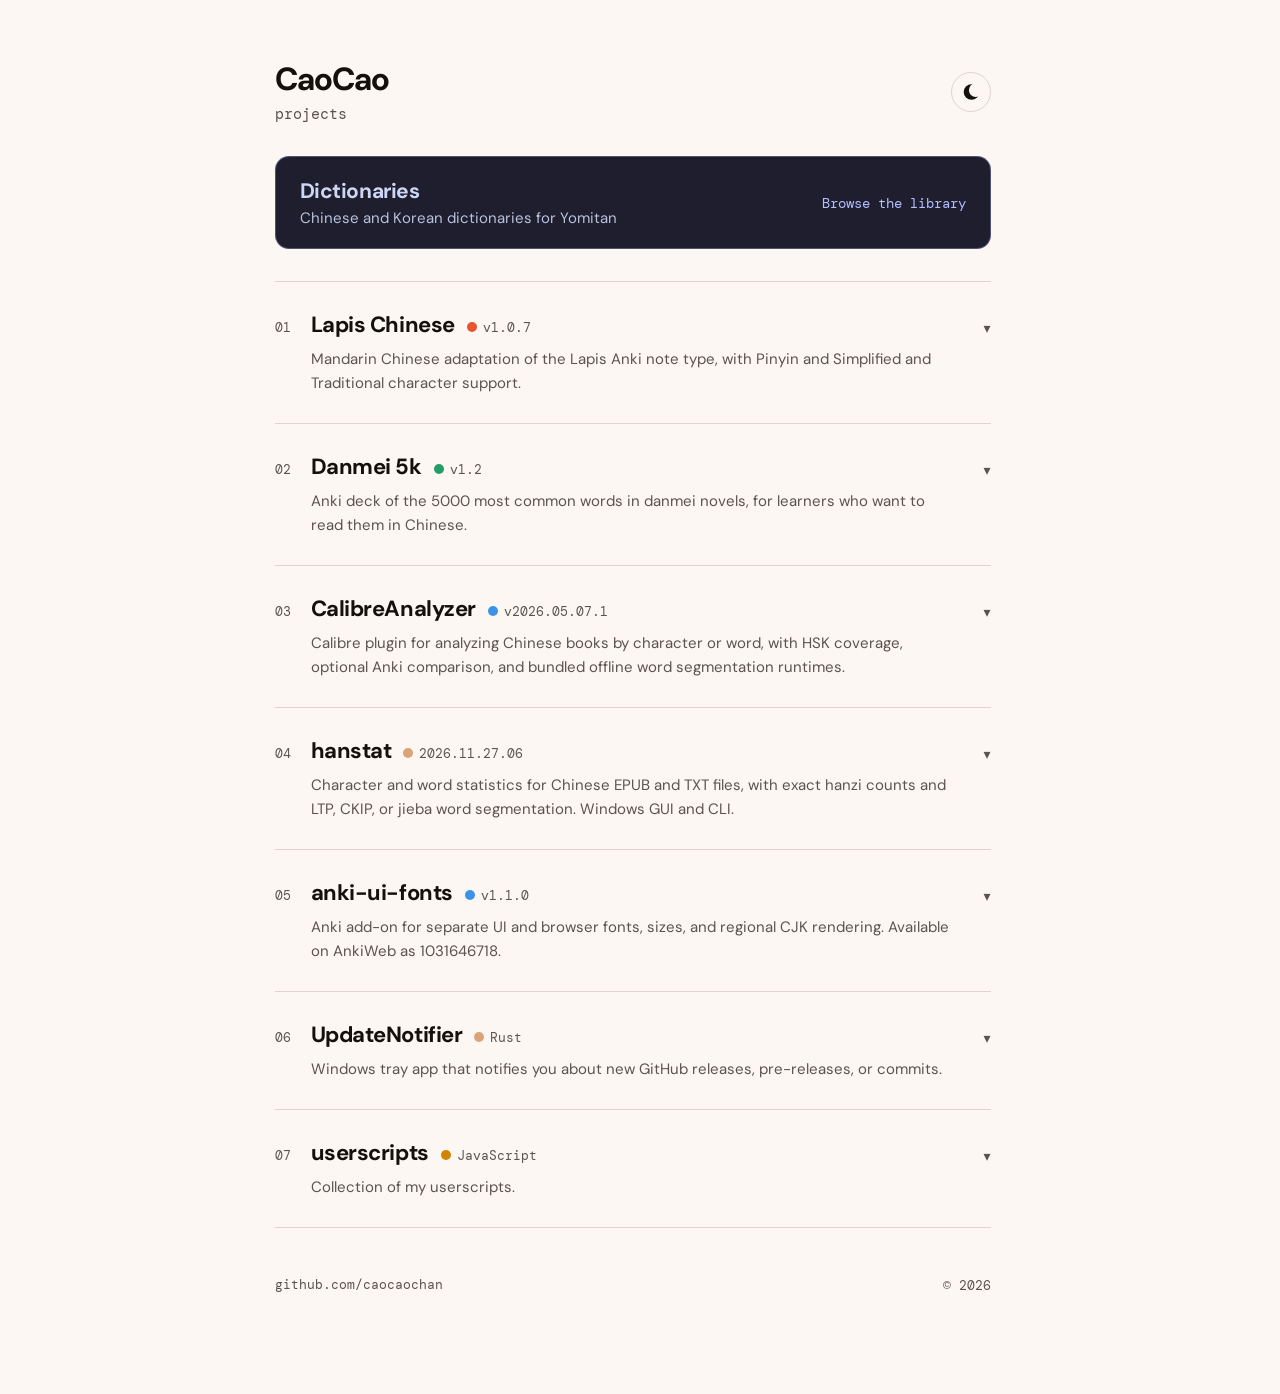
<file: index.html>
<!DOCTYPE html>
<html lang="en">
<head>
<meta charset="UTF-8">
<meta name="viewport" content="width=device-width, initial-scale=1.0">
<title>CaoCao</title>
<link rel="icon" type="image/x-icon" href="./favicon.ico">
<link rel="icon" type="image/svg+xml" href="./favicon.svg">
<link rel="icon" type="image/png" sizes="96x96" href="./favicon-96x96.png">
<link rel="apple-touch-icon" sizes="180x180" href="./apple-touch-icon.png">
<link rel="manifest" href="./site.webmanifest">
<script>
  const saved = localStorage.getItem('theme');
  if (saved === 'dark') document.documentElement.classList.add('dark');
</script>
<link rel="preconnect" href="https://fonts.googleapis.com">
<link rel="preconnect" href="https://fonts.gstatic.com" crossorigin>
<link href="https://fonts.googleapis.com/css2?family=DM+Sans:ital,wght@0,400;0,500;0,700;1,400&family=DM+Mono:wght@400;500&display=swap" rel="stylesheet">
<style>
  *, *::before, *::after { margin: 0; padding: 0; box-sizing: border-box; }

  html {
    scrollbar-gutter: stable;
  }

  :root {
    --bg: oklch(0.98 0.008 65);
    --bg-alt: oklch(0.94 0.012 65);
    --fg: oklch(0.18 0.01 55);
    --fg-muted: oklch(0.45 0.015 55);
    --accent: oklch(0.62 0.14 45);
    --accent-hover: oklch(0.55 0.16 45);
    --border: oklch(0.88 0.012 65);
    --tag-bg: oklch(0.93 0.02 55);
    --tag-fg: oklch(0.42 0.04 55);
    --font-sans: 'DM Sans', system-ui, sans-serif;
    --font-mono: 'DM Mono', monospace;
    --transition: 0.3s cubic-bezier(0.4, 0, 0.2, 1);
    --accordion-duration-open: 240ms;
    --accordion-duration-close: 180ms;
    --accordion-content-duration: 180ms;
    --accordion-arrow-duration: 170ms;
    --accordion-ease-open: cubic-bezier(0.2, 0.9, 0.24, 1);
    --accordion-ease-close: cubic-bezier(0.4, 0, 0.7, 1);
    --accordion-offset: 10px;
  }

  :root.dark {
    --bg: oklch(0.15 0.01 55);
    --bg-alt: oklch(0.19 0.012 55);
    --fg: oklch(0.92 0.008 65);
    --fg-muted: oklch(0.60 0.015 65);
    --accent: oklch(0.72 0.14 45);
    --accent-hover: oklch(0.78 0.12 45);
    --border: oklch(0.28 0.015 55);
    --tag-bg: oklch(0.24 0.02 55);
    --tag-fg: oklch(0.72 0.03 55);
  }

  body {
    font-family: var(--font-sans);
    background: var(--bg);
    color: var(--fg);
    transition: background var(--transition), color var(--transition);
    min-height: 100vh;
    -webkit-font-smoothing: antialiased;
  }

  .container {
    max-width: 780px;
    margin: 0 auto;
    padding: 60px 32px 100px;
  }

  /* Header */
  .header {
    display: flex;
    justify-content: space-between;
    align-items: center;
    margin-bottom: 32px;
  }

  .header h1 {
    font-size: 32px;
    font-weight: 700;
    letter-spacing: -0.03em;
    line-height: 1.2;
  }

  .header .subtitle {
    margin-top: 6px;
    color: var(--fg-muted);
    font-size: 15px;
    font-family: var(--font-mono);
  }

  .theme-toggle {
    background: none;
    border: 1.5px solid var(--border);
    border-radius: 50%;
    width: 40px;
    height: 40px;
    padding: 0;
    position: relative;
    overflow: hidden;
    cursor: pointer;
    display: grid;
    place-items: center;
    color: var(--fg);
    transition: all var(--transition);
    flex-shrink: 0;
    -webkit-tap-highlight-color: transparent;
  }

  .theme-toggle .icon {
    display: block;
    width: 18px;
    height: 18px;
    color: currentColor;
  }

  .theme-toggle .icon-moon {
    width: 24px;
    height: 24px;
  }

  .theme-toggle:hover {
    border-color: var(--accent);
  }

  .theme-toggle .icon-sun { display: none; }
  .theme-toggle .icon-moon { display: block; }
  :root.dark .theme-toggle .icon-sun { display: block; }
  :root.dark .theme-toggle .icon-moon { display: none; }

  .dictionary-link {
    display: flex;
    flex-wrap: wrap;
    align-items: center;
    justify-content: space-between;
    gap: 12px 24px;
    padding: 20px 24px;
    margin-bottom: 32px;
    border: 1px solid #b4befe55;
    border-radius: 14px;
    background: #1e1e2e;
    color: #cdd6f4;
    text-decoration: none;
    transition: background var(--transition), border-color var(--transition);
  }

  .dictionary-link:hover {
    background: #313244;
    border-color: #b4befe;
  }

  .dictionary-link:focus-visible {
    outline: 2px solid var(--accent);
    outline-offset: 4px;
  }

  .dictionary-link strong {
    display: block;
    font-size: 21px;
    letter-spacing: -0.02em;
  }

  .dictionary-link small {
    display: block;
    margin-top: 3px;
    color: #bac2de;
    font-size: 15px;
  }

  .dictionary-link-action {
    color: #b4befe;
    font-family: var(--font-mono);
    font-size: 14px;
  }

  /* Projects */
  .projects {
    border-top: 1px solid var(--border);
  }

  .project {
    padding: 28px 0;
    border-bottom: 1px solid var(--border);
    transition: border-color var(--transition), background var(--transition);
    cursor: pointer;
    -webkit-tap-highlight-color: transparent;
  }

  .project-header {
    display: flex;
    align-items: baseline;
    gap: 12px;
    flex-wrap: wrap;
  }

  .project-number {
    font-family: var(--font-mono);
    font-size: 13px;
    color: var(--fg-muted);
    min-width: 24px;
  }

  .project-name {
    font-weight: 700;
    font-size: 22px;
    text-decoration: none;
    color: var(--fg);
    transition: color var(--transition);
    letter-spacing: -0.02em;
    -webkit-tap-highlight-color: transparent;
  }

  .project:hover .project-name {
    color: var(--accent);
  }

  .project-lang {
    display: inline-flex;
    align-items: center;
    gap: 6px;
    font-family: var(--font-mono);
    font-size: 13px;
    color: var(--fg-muted);
  }

  .lang-dot {
    width: 10px;
    height: 10px;
    border-radius: 50%;
    display: inline-block;
    flex-shrink: 0;
  }

  .expand-arrow {
    margin-left: auto;
    display: inline-flex;
    align-items: center;
    justify-content: center;
    font-size: 14px;
    color: var(--fg-muted);
    transform: translateY(1px) rotate(0deg) scale(1);
    transform-origin: 50% 45%;
    transition:
      transform var(--accordion-arrow-duration) cubic-bezier(0.22, 1, 0.36, 1),
      color var(--accordion-arrow-duration) ease;
    user-select: none;
  }

  .project.expanding .expand-arrow,
  .project.expanded .expand-arrow {
    color: var(--accent);
    transform: translateY(1px) rotate(180deg) scale(0.9);
  }

  .project-desc {
    margin-top: 8px;
    margin-left: 36px;
    color: var(--fg-muted);
    font-size: 15px;
    line-height: 1.6;
    max-width: 640px;
    text-wrap: pretty;
  }

  /* Expandable details */
  .project-details {
    height: 0;
    overflow: hidden;
    margin-left: 36px;
    visibility: hidden;
    pointer-events: none;
    will-change: height;
    transition-property: height;
    transition-duration: var(--accordion-duration-open);
    transition-timing-function: var(--accordion-ease-open);
  }

  .project.expanding .project-details,
  .project.expanded .project-details,
  .project.collapsing .project-details {
    visibility: visible;
  }

  .project.expanding .project-details,
  .project.expanded .project-details {
    pointer-events: auto;
  }

  .project.collapsing .project-details {
    transition-duration: var(--accordion-duration-close);
    transition-timing-function: var(--accordion-ease-close);
  }

  .project-details-inner {
    padding-top: 16px;
    opacity: 0;
    transform: translateY(calc(var(--accordion-offset) * -1));
    transition:
      transform var(--accordion-content-duration) cubic-bezier(0.2, 0.9, 0.24, 1),
      opacity 140ms ease;
    will-change: transform, opacity;
  }

  .project.expanding .project-details-inner,
  .project.expanded .project-details-inner {
    opacity: 1;
    transform: translateY(0);
  }

  .project-tags {
    display: flex;
    flex-wrap: wrap;
    gap: 8px;
    margin-bottom: 14px;
  }

  .tag {
    background: var(--tag-bg);
    color: var(--tag-fg);
    font-size: 12px;
    font-family: var(--font-mono);
    padding: 4px 10px;
    border-radius: 4px;
    transition: all var(--transition);
  }

  .project-features {
    list-style: none;
    display: flex;
    flex-direction: column;
    gap: 6px;
  }

  .project-features li {
    font-size: 14px;
    color: var(--fg-muted);
    padding-left: 16px;
    position: relative;
  }

  .project-features li::before {
    content: '\00B7';
    position: absolute;
    left: 0;
    color: var(--accent);
    font-weight: 700;
  }

  .project-scripts {
    margin-top: 18px;
    padding-top: 18px;
    border-top: 1px solid var(--border);
  }

  .project-scripts-title {
    font-size: 12px;
    font-family: var(--font-mono);
    letter-spacing: 0.08em;
    text-transform: uppercase;
    color: var(--fg-muted);
    margin-bottom: 12px;
  }

  .project-scripts-list {
    display: flex;
    flex-direction: column;
    gap: 12px;
  }

  .project-script {
    display: flex;
    flex-direction: column;
    gap: 4px;
    padding: 12px 14px;
    border: 1px solid var(--border);
    border-radius: 10px;
    background: var(--bg-alt);
    transition: border-color var(--transition), transform var(--transition);
  }

  .project-script:hover {
    border-color: var(--accent);
    transform: translateY(-1px);
  }

  .project-script-title-row {
    display: flex;
    align-items: baseline;
    gap: 8px;
    flex-wrap: wrap;
  }

  .project-script-name {
    color: var(--fg);
    font-weight: 700;
    font-size: 15px;
  }

  .project-script-version {
    color: var(--fg-muted);
    font-family: var(--font-mono);
    font-size: 12px;
    font-weight: 400;
  }

  .project-script-desc,
  .scripts-status {
    color: var(--fg-muted);
    font-size: 14px;
    line-height: 1.55;
  }

  .project-script-actions {
    display: flex;
    flex-wrap: wrap;
    align-items: center;
    gap: 6px 14px;
    margin-top: 2px;
  }

  .project-script-action {
    color: var(--fg-muted);
    text-decoration: none;
    font-size: 12px;
    font-family: var(--font-mono);
    width: fit-content;
  }

  .project-script-action:hover {
    color: var(--accent);
  }

  @media (prefers-reduced-motion: reduce) {
    :root {
      --accordion-duration-open: 1ms;
      --accordion-duration-close: 1ms;
      --accordion-content-duration: 1ms;
      --accordion-arrow-duration: 1ms;
      --accordion-offset: 0px;
    }
  }

  .projects-status {
    padding: 28px 0;
    border-bottom: 1px solid var(--border);
    color: var(--fg-muted);
    font-size: 15px;
    line-height: 1.6;
  }

  /* Footer */
  .footer {
    margin-top: 48px;
    display: flex;
    justify-content: space-between;
    align-items: center;
    color: var(--fg-muted);
    font-size: 13px;
    font-family: var(--font-mono);
  }

  .footer a {
    color: var(--fg-muted);
    text-decoration: none;
    border-bottom: 1px solid transparent;
    transition: all var(--transition);
    -webkit-tap-highlight-color: transparent;
  }

  .footer a:hover {
    color: var(--accent);
    border-bottom-color: var(--accent);
  }
</style>
</head>
<body>
<div class="container">
  <header class="header">
    <div>
      <h1>CaoCao</h1>
      <p class="subtitle">projects</p>
    </div>
    <button class="theme-toggle" aria-label="Toggle dark mode">
      <svg class="icon icon-moon" viewBox="0 0 24 24" aria-hidden="true">
        <defs>
          <mask id="theme-moon-mask">
            <rect width="24" height="24" fill="white"></rect>
            <circle cx="16.7" cy="10.1" r="6.8" fill="black"></circle>
          </mask>
        </defs>
        <circle cx="12.5" cy="12" r="7.8" fill="currentColor" mask="url(#theme-moon-mask)"></circle>
      </svg>
      <svg class="icon icon-sun" viewBox="0 0 24 24" aria-hidden="true">
        <circle cx="12" cy="12" r="4.25" fill="currentColor"></circle>
        <g stroke="currentColor" stroke-linecap="round" stroke-width="1.8">
          <line x1="12" y1="2.5" x2="12" y2="5"></line>
          <line x1="12" y1="19" x2="12" y2="21.5"></line>
          <line x1="2.5" y1="12" x2="5" y2="12"></line>
          <line x1="19" y1="12" x2="21.5" y2="12"></line>
          <line x1="5.28" y1="5.28" x2="7.05" y2="7.05"></line>
          <line x1="16.95" y1="16.95" x2="18.72" y2="18.72"></line>
          <line x1="16.95" y1="7.05" x2="18.72" y2="5.28"></line>
          <line x1="5.28" y1="18.72" x2="7.05" y2="16.95"></line>
        </g>
      </svg>
    </button>
  </header>

  <a class="dictionary-link" href="./dictionaries/">
    <span>
      <strong>Dictionaries</strong>
      <small>Chinese and Korean dictionaries for Yomitan</small>
    </span>
    <span class="dictionary-link-action">Browse the library</span>
  </a>

  <div class="projects" id="projects-list">
    <p class="projects-status">Loading projects...</p>
  </div>

  <footer class="footer">
    <a href="https://github.com/caocaochan" target="_blank" rel="noopener noreferrer">github.com/caocaochan</a>
    <span>© 2026</span>
  </footer>
</div>

<script>
  var projectsList = document.getElementById('projects-list');
  var scriptsManifestCache = new Map();
  var userscriptVersionCache = new Map();
  var remoteCacheTtlMs = 60 * 1000;
  var activeProjectArticle = null;

  document.querySelector('.theme-toggle').addEventListener('click', function () {
    var isDark = document.documentElement.classList.toggle('dark');
    localStorage.setItem('theme', isDark ? 'dark' : 'light');
  });

  function createElement(tagName, className, text) {
    var el = document.createElement(tagName);
    if (className) el.className = className;
    if (text !== undefined) el.textContent = text;
    return el;
  }

  function getRemoteFetchUrl(url) {
    var fetchUrl = new URL(url, window.location.href);
    fetchUrl.searchParams.set('_cacheBust', String(Math.floor(Date.now() / remoteCacheTtlMs)));
    return fetchUrl.toString();
  }

  function formatProjectNumber(index) {
    return String(index + 1).padStart(2, '0');
  }

  function renderProject(project, index, releases) {
    var article = createElement('div', 'project');
    article.addEventListener('click', function (event) {
      toggleProject(article, project, event);
    });

    var header = createElement('div', 'project-header');

    header.appendChild(createElement('span', 'project-number', formatProjectNumber(index)));

    var nameLink = createElement('a', 'project-name', project.name);
    nameLink.href = project.url;
    nameLink.target = '_blank';
    nameLink.rel = 'noopener noreferrer';
    header.appendChild(nameLink);

    var lang = createElement('span', 'project-lang');
    var langDot = createElement('span', 'lang-dot');
    langDot.style.background = project.languageColor;
    lang.appendChild(langDot);
    lang.appendChild(document.createTextNode(getProjectReleaseLabel(project, releases)));
    header.appendChild(lang);

    header.appendChild(createElement('span', 'expand-arrow', '\u25BE'));
    article.appendChild(header);

    article.appendChild(createElement('p', 'project-desc', project.description));

    var details = createElement('div', 'project-details');
    var detailsInner = createElement('div', 'project-details-inner');

    var tags = createElement('div', 'project-tags');
    project.tags.forEach(function (tag) {
      tags.appendChild(createElement('span', 'tag', tag));
    });
    detailsInner.appendChild(tags);

    if (Array.isArray(project.features) && project.features.length > 0) {
      var features = createElement('ul', 'project-features');
      project.features.forEach(function (feature) {
        features.appendChild(createElement('li', '', feature));
      });
      detailsInner.appendChild(features);
    }

    if (project.scriptsManifestUrl) {
      var scriptsSection = createElement('section', 'project-scripts');
      scriptsSection.hidden = true;
      scriptsSection.appendChild(createElement('p', 'project-scripts-title', 'Scripts'));
      scriptsSection.appendChild(createElement('div', 'scripts-status', 'Expand to load scripts...'));
      detailsInner.appendChild(scriptsSection);
    }

    details.appendChild(detailsInner);
    article.appendChild(details);
    return article;
  }

  function renderProjects(projects, releases) {
    activeProjectArticle = null;
    projectsList.replaceChildren();

    if (!Array.isArray(projects) || projects.length === 0) {
      projectsList.appendChild(createElement('p', 'projects-status', 'No projects yet.'));
      return;
    }

    projects.forEach(function (project, index) {
      projectsList.appendChild(renderProject(project, index, releases));
    });
  }

  function showProjectsError(message) {
    projectsList.replaceChildren(createElement('p', 'projects-status', message));
  }

  function getProjectReleaseLabel(project, releases) {
    if (!project.releaseRepo) {
      return project.language;
    }

    var release = releases[project.releaseRepo];
    if (release && typeof release.tagName === 'string' && release.tagName.length > 0) {
      return release.tagName;
    }

    return 'Release unavailable';
  }

  async function loadReleaseSnapshots() {
    try {
      var response = await fetch('./releases.json', { cache: 'no-store' });
      if (!response.ok) {
        throw new Error('HTTP ' + response.status);
      }

      var releases = await response.json();
      if (!releases || Array.isArray(releases) || typeof releases !== 'object') {
        throw new Error('Invalid releases format');
      }

      return releases;
    } catch (error) {
      console.error('Failed to load release snapshot:', error);
      return {};
    }
  }

  async function loadProjects() {
    try {
      var response = await fetch('./projects.json', { cache: 'no-store' });
      if (!response.ok) {
        throw new Error('HTTP ' + response.status);
      }

      var projects = await response.json();
      if (!Array.isArray(projects)) {
        throw new Error('Invalid projects format');
      }

      renderProjects(projects, await loadReleaseSnapshots());
    } catch (error) {
      showProjectsError('Projects could not be loaded right now. Please try again later.');
      console.error('Failed to load projects:', error);
    }
  }

  async function loadProjectScripts(project, article) {
    if (!project.scriptsManifestUrl) {
      return;
    }

    var section = article.querySelector('.project-scripts');
    if (!section || section.dataset.loading === 'true') {
      return;
    }

    var loadedAt = Number(section.dataset.loadedAt || 0);
    if (section.dataset.loaded === 'true' && Date.now() - loadedAt < remoteCacheTtlMs) {
      return;
    }

    section.hidden = false;
    section.dataset.loading = 'true';
    renderScriptsStatus(section, section.dataset.loaded === 'true' ? 'Refreshing scripts...' : 'Loading scripts...');
    syncExpandedHeight(article);

    try {
      var scripts = await getProjectScripts(project.scriptsManifestUrl);
      renderProjectScripts(section, scripts, article);
      section.dataset.loaded = 'true';
      section.dataset.loadedAt = String(Date.now());
      syncExpandedHeight(article);
    } catch (error) {
      renderScriptsStatus(section, 'Scripts could not be loaded right now.');
      syncExpandedHeight(article);
      console.error('Failed to load scripts manifest:', error);
    } finally {
      delete section.dataset.loading;
    }
  }

  async function getProjectScripts(url) {
    var cachedScripts = getTimedCacheValue(scriptsManifestCache, url);
    if (cachedScripts) {
      return cachedScripts;
    }

    var response = await fetch(getRemoteFetchUrl(url), { cache: 'no-store' });
    if (!response.ok) {
      throw new Error('HTTP ' + response.status);
    }

    var manifest = await response.json();
    if (!manifest || !Array.isArray(manifest.scripts)) {
      throw new Error('Invalid scripts manifest');
    }

    setTimedCacheValue(scriptsManifestCache, url, manifest.scripts);
    return manifest.scripts;
  }

  function renderScriptsStatus(section, message) {
    section.replaceChildren(
      createElement('p', 'project-scripts-title', 'Scripts'),
      createElement('div', 'scripts-status', message)
    );
  }

  async function loadUserscriptVersion(script, label, article) {
    try {
      label.textContent = await getUserscriptVersion(script.installUrl);
    } catch (error) {
      label.textContent = 'Version unavailable';
      console.error('Failed to load userscript version for ' + (script.installUrl || script.name || 'unknown script') + ':', error);
    } finally {
      syncExpandedHeight(article);
    }
  }

  async function getUserscriptVersion(installUrl) {
    if (!installUrl) {
      throw new Error('Missing install URL');
    }

    var cachedVersion = getTimedCacheValue(userscriptVersionCache, installUrl);
    if (cachedVersion) {
      return cachedVersion;
    }

    var response = await fetch(getRemoteFetchUrl(installUrl), { cache: 'no-store' });
    if (!response.ok) {
      throw new Error('HTTP ' + response.status);
    }

    var source = await response.text();
    var version = extractUserscriptVersion(source);
    setTimedCacheValue(userscriptVersionCache, installUrl, version);
    return version;
  }

  function getTimedCacheValue(cache, key) {
    var entry = cache.get(key);
    if (!entry) {
      return null;
    }

    if (Date.now() - entry.cachedAt >= remoteCacheTtlMs) {
      cache.delete(key);
      return null;
    }

    return entry.value;
  }

  function setTimedCacheValue(cache, key, value) {
    cache.set(key, {
      value: value,
      cachedAt: Date.now()
    });
  }

  function extractUserscriptVersion(source) {
    var metadata = source.match(/\/\/ ==UserScript==([\s\S]*?)\/\/ ==\/UserScript==/);
    if (!metadata) {
      throw new Error('Missing userscript metadata block');
    }

    var version = metadata[1].match(/^\s*\/\/\s*@version\s+(.+?)\s*$/m);
    if (!version || !version[1]) {
      throw new Error('Missing userscript version');
    }

    var value = version[1].trim();
    return value.charAt(0).toLowerCase() === 'v' ? value : 'v' + value;
  }

  function renderProjectScripts(section, scripts, article) {
    section.replaceChildren();
    section.appendChild(createElement('p', 'project-scripts-title', 'Scripts'));

    if (!scripts.length) {
      section.appendChild(createElement('div', 'scripts-status', 'No scripts listed yet.'));
      return;
    }

    var list = createElement('div', 'project-scripts-list');

    scripts.forEach(function (script) {
      var item = createElement('article', 'project-script');

      var titleRow = createElement('div', 'project-script-title-row');
      titleRow.appendChild(createElement('div', 'project-script-name', script.name || 'Unnamed script'));
      var versionText = createElement('span', 'project-script-version', 'Loading...');
      titleRow.appendChild(versionText);
      item.appendChild(titleRow);

      loadUserscriptVersion(script, versionText, article);

      item.appendChild(createElement('p', 'project-script-desc', script.description || ''));

      var actions = createElement('div', 'project-script-actions');

      if (script.installUrl) {
        var installLink = createElement('a', 'project-script-action', 'install');
        installLink.href = script.installUrl;
        installLink.target = '_blank';
        installLink.rel = 'noopener noreferrer';
        actions.appendChild(installLink);
      }

      if (script.handlerUrl) {
        var handlerLink = createElement('a', 'project-script-action', 'handler');
        handlerLink.href = script.handlerUrl;
        handlerLink.target = '_blank';
        handlerLink.rel = 'noopener noreferrer';
        actions.appendChild(handlerLink);
      }

      if (script.sourceUrl) {
        var sourceLink = createElement('a', 'project-script-action', 'source');
        sourceLink.href = script.sourceUrl;
        sourceLink.target = '_blank';
        sourceLink.rel = 'noopener noreferrer';
        actions.appendChild(sourceLink);
      }

      if (actions.childNodes.length > 0) {
        item.appendChild(actions);
      }

      list.appendChild(item);
    });

    section.appendChild(list);
  }

  function parseTimeValue(value) {
    var trimmed = value.trim();

    if (trimmed.endsWith('ms')) {
      return parseFloat(trimmed);
    }

    if (trimmed.endsWith('s')) {
      return parseFloat(trimmed) * 1000;
    }

    return 0;
  }

  function getTransitionTime(element) {
    var styles = window.getComputedStyle(element);
    var durations = styles.transitionDuration.split(',');
    var delays = styles.transitionDelay.split(',');
    var total = 0;

    for (var i = 0; i < durations.length; i += 1) {
      var duration = parseTimeValue(durations[i] || '0s');
      var delay = parseTimeValue(delays[i] || delays[delays.length - 1] || '0s');
      total = Math.max(total, duration + delay);
    }

    return total;
  }

  function getProjectDetails(article) {
    return article.querySelector('.project-details');
  }

  function cancelHeightTransition(details) {
    if (details._heightTransitionHandler) {
      details.removeEventListener('transitionend', details._heightTransitionHandler);
      details._heightTransitionHandler = null;
    }

    if (details._heightTransitionTimer) {
      window.clearTimeout(details._heightTransitionTimer);
      details._heightTransitionTimer = null;
    }
  }

  function finishHeightTransition(article, onDone) {
    var details = getProjectDetails(article);

    if (!details) {
      return;
    }

    cancelHeightTransition(details);

    var finished = false;

    function cleanup() {
      if (finished) {
        return;
      }

      finished = true;
      cancelHeightTransition(details);
      onDone();
    }

    details._heightTransitionHandler = function (event) {
      if (event.target !== details || event.propertyName !== 'height') {
        return;
      }

      cleanup();
    };

    details.addEventListener('transitionend', details._heightTransitionHandler);
    details._heightTransitionTimer = window.setTimeout(cleanup, getTransitionTime(details) + 80);
  }

  function openProject(article) {
    var details = getProjectDetails(article);

    if (!details) {
      return;
    }

    cancelHeightTransition(details);
    article.classList.remove('collapsing');
    article.classList.add('expanded');

    var startHeight = details.getBoundingClientRect().height;
    details.style.height = startHeight + 'px';
    article.classList.add('expanding');

    details.offsetHeight;
    details.style.height = details.scrollHeight + 'px';

    finishHeightTransition(article, function () {
      article.classList.remove('expanding');

      if (article.classList.contains('expanded')) {
        details.style.height = 'auto';
      }
    });
  }

  function closeProject(article) {
    var details = getProjectDetails(article);

    if (!details) {
      return;
    }

    cancelHeightTransition(details);

    var startHeight = details.getBoundingClientRect().height || details.scrollHeight;
    details.style.height = startHeight + 'px';
    article.classList.remove('expanding');
    article.classList.add('collapsing');

    details.offsetHeight;
    article.classList.remove('expanded');
    details.style.height = '0px';

    finishHeightTransition(article, function () {
      article.classList.remove('collapsing');
      details.style.height = '';
    });
  }

  function syncExpandedHeight(article) {
    if (!article || (!article.classList.contains('expanded') && !article.classList.contains('expanding'))) {
      return;
    }

    var details = getProjectDetails(article);

    if (!details) {
      return;
    }

    cancelHeightTransition(details);

    var startHeight = details.getBoundingClientRect().height;
    details.style.height = startHeight + 'px';

    details.offsetHeight;

    var targetHeight = details.scrollHeight;

    if (Math.abs(targetHeight - startHeight) < 1) {
      if (article.classList.contains('expanded') && !article.classList.contains('expanding')) {
        details.style.height = 'auto';
      }
      return;
    }

    article.classList.add('expanding');
    details.style.height = targetHeight + 'px';

    finishHeightTransition(article, function () {
      article.classList.remove('expanding');

      if (article.classList.contains('expanded')) {
        details.style.height = 'auto';
      }
    });
  }

  function toggleProject(el, project, e) {
    if (e.target.closest('a')) return;
    if (e.target.closest('.project-details')) return;

    if (activeProjectArticle === el) {
      closeProject(el);
      activeProjectArticle = null;
      return;
    }

    if (activeProjectArticle) {
      closeProject(activeProjectArticle);
    }

    activeProjectArticle = el;
    openProject(el);
    loadProjectScripts(project, el);
  }

  loadProjects();
</script>
</body>
</html>
</file>
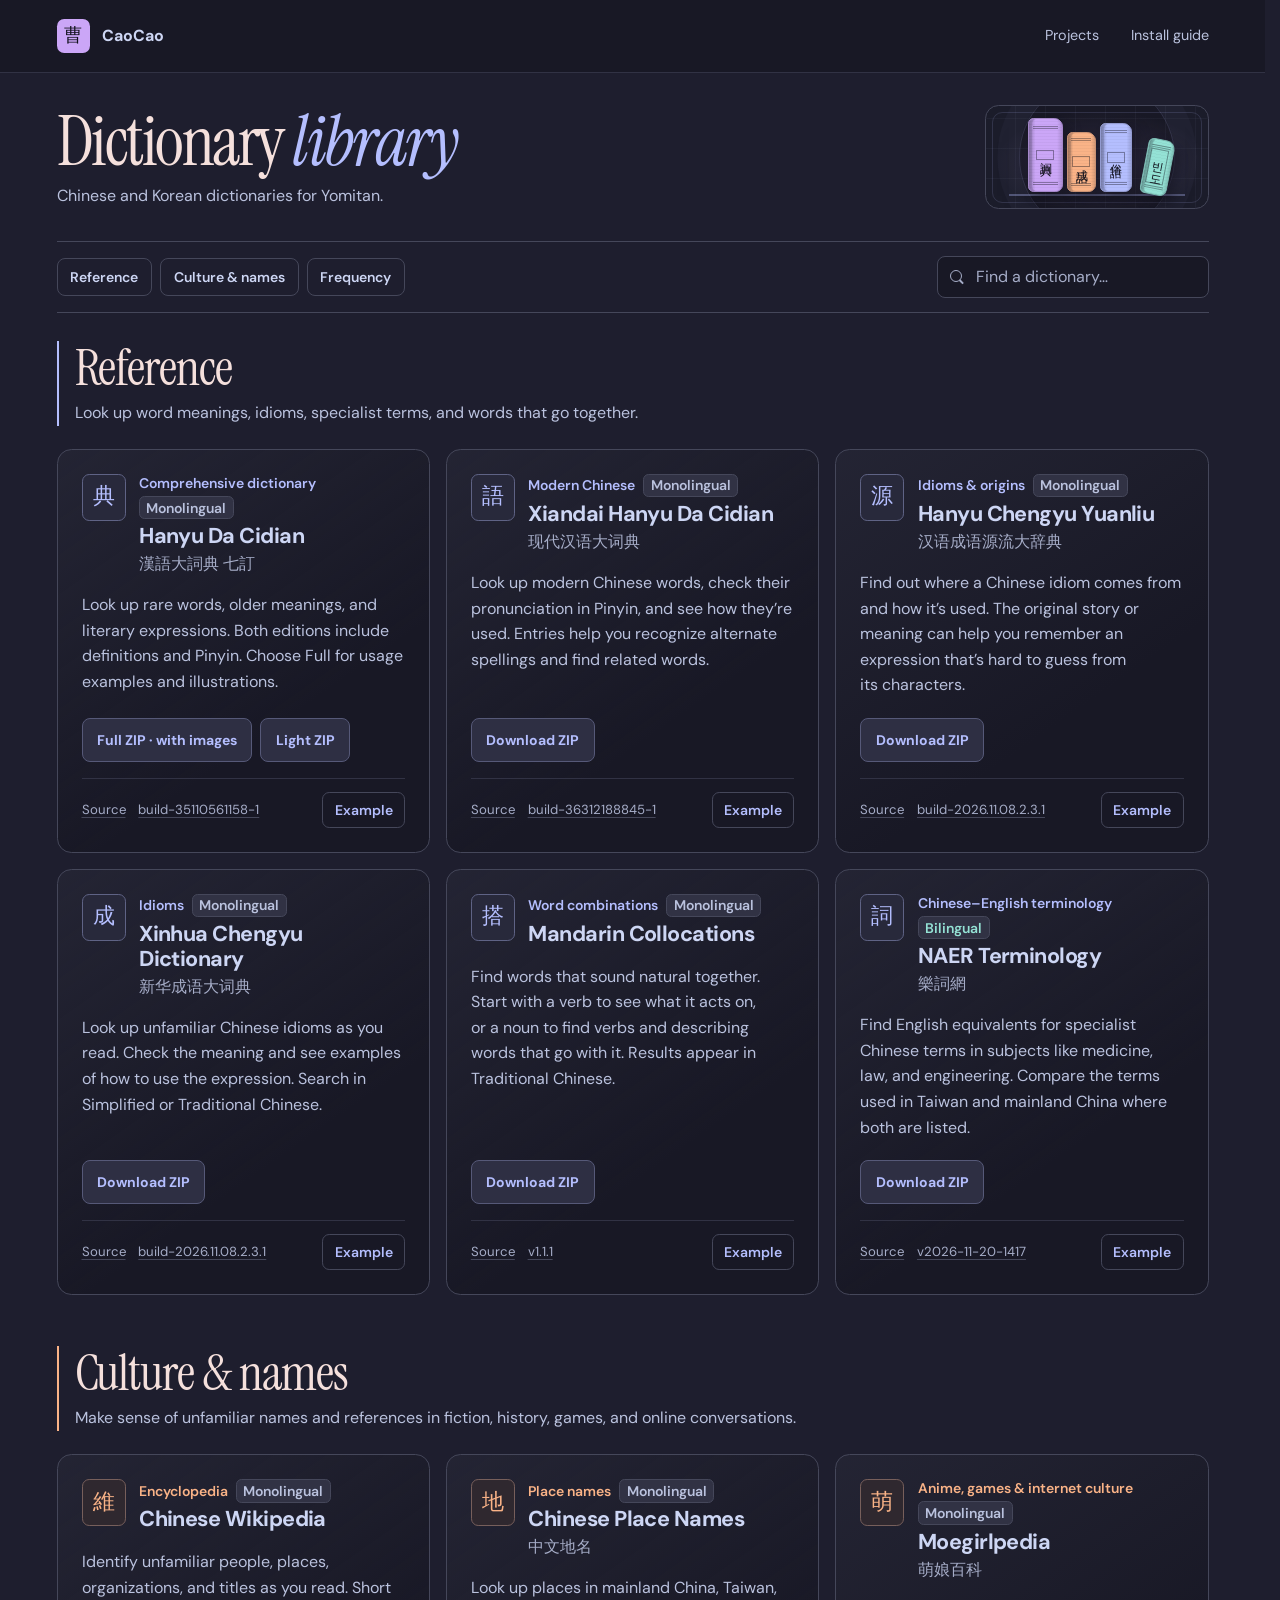
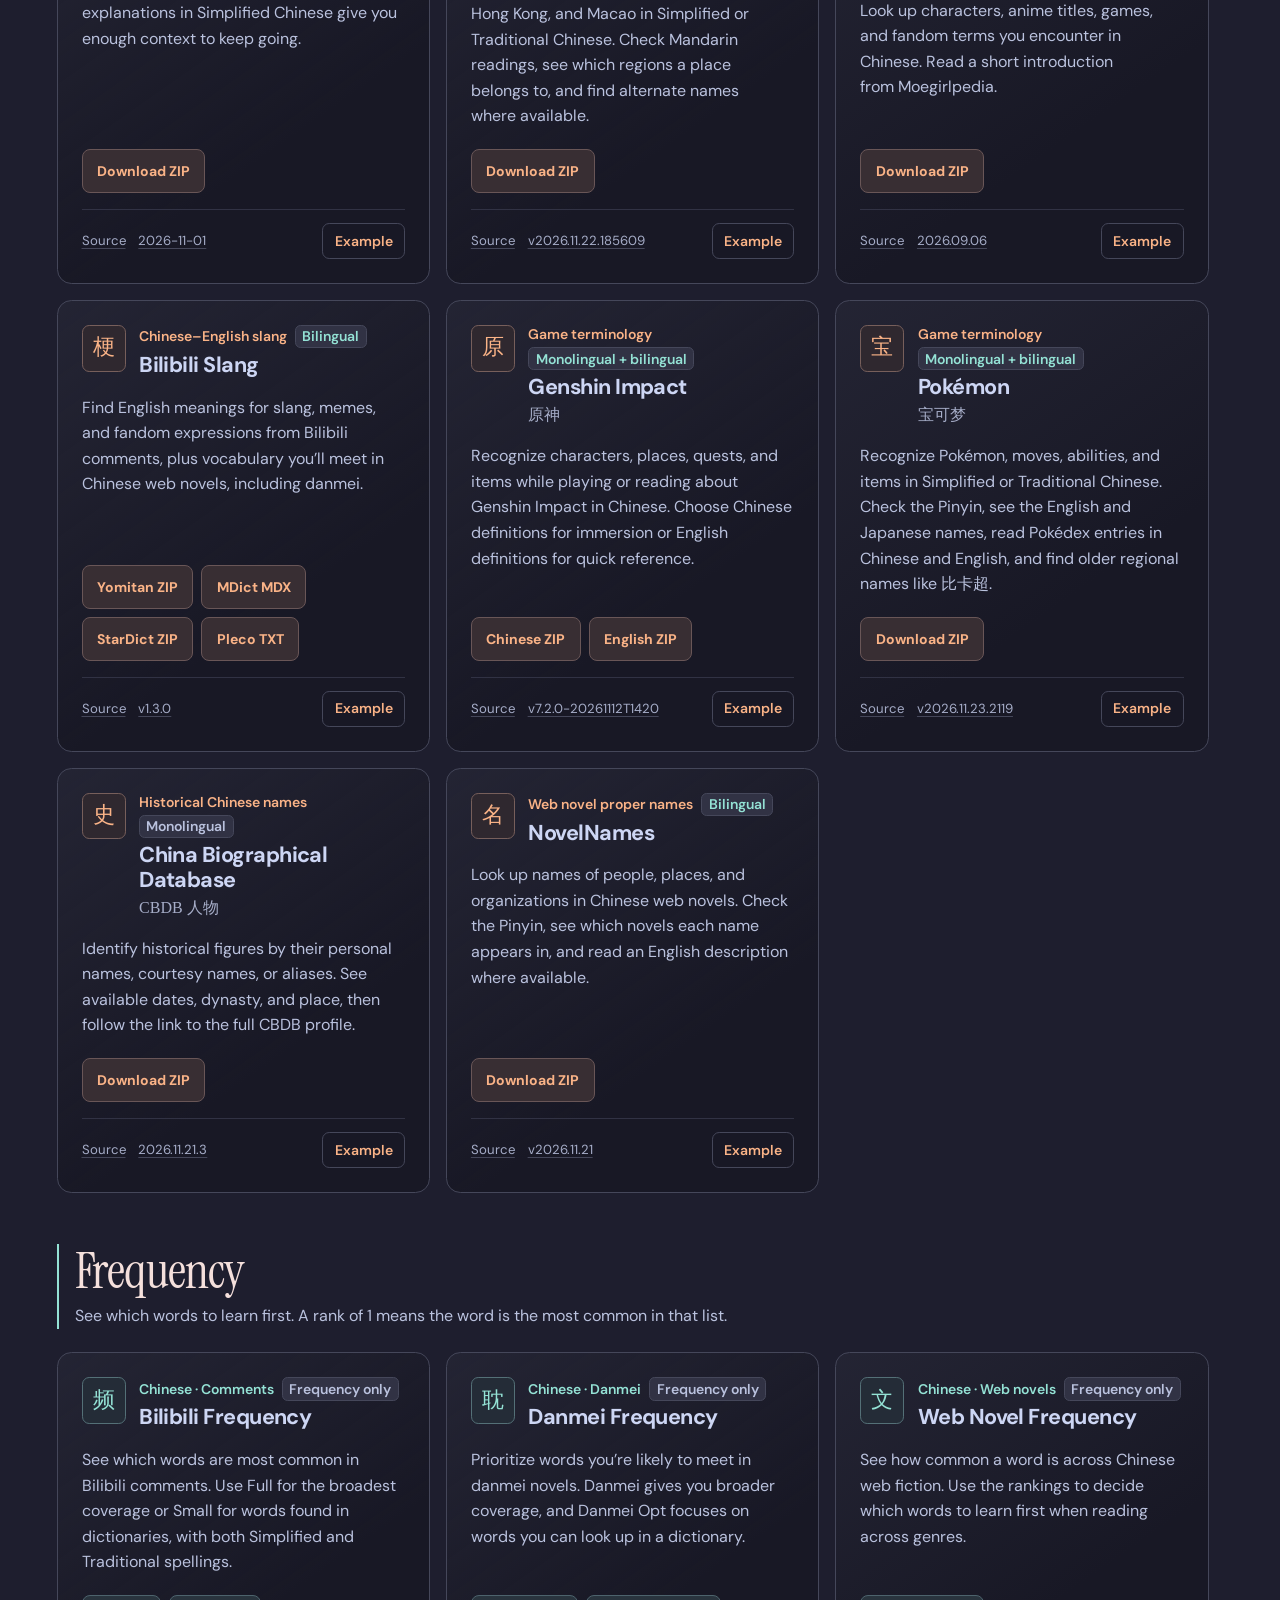
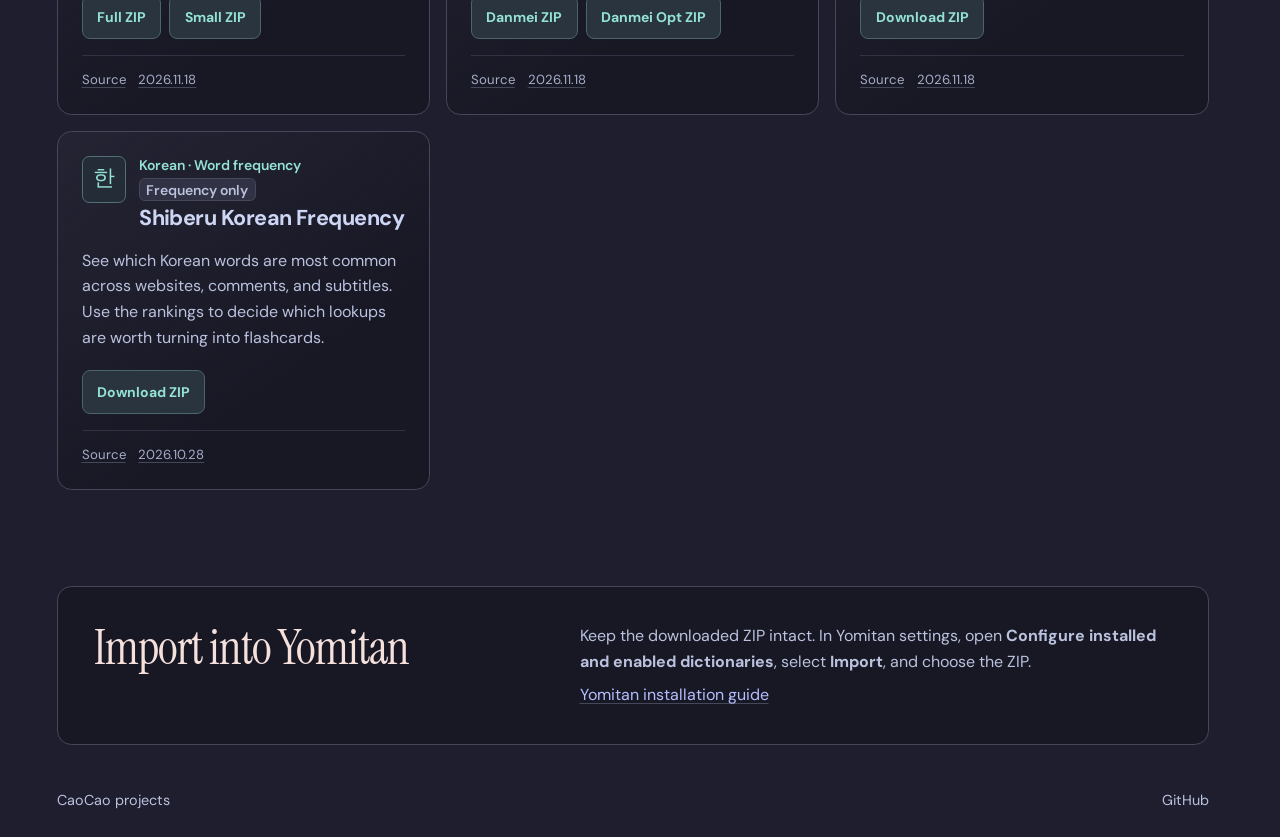
<file: dictionaries/index.html>
<!doctype html>
<html lang="en">
<head>
  <meta charset="utf-8">
  <meta name="viewport" content="width=device-width, initial-scale=1">
  <meta name="theme-color" content="#1e1e2e">
  <meta name="description" content="Browse and download CaoCao’s Chinese and Korean dictionaries for Yomitan.">
  <title>Dictionary Library · CaoCao</title>
  <link rel="icon" type="image/svg+xml" href="../favicon.svg">
  <link rel="preconnect" href="https://fonts.googleapis.com">
  <link rel="preconnect" href="https://fonts.gstatic.com" crossorigin>
  <link href="https://fonts.googleapis.com/css2?family=DM+Sans:wght@400;500;600;700&family=Instrument+Serif:ital@0;1&display=swap" rel="stylesheet">
  <link rel="stylesheet" href="./catalog.css">
  <script type="module" src="./catalog.js"></script>
</head>
<body>
  <a class="skip-link" href="#catalog">Skip to dictionaries</a>
  <header class="site-header">
    <nav class="shell header-inner" aria-label="Site">
      <a class="brand" href="../">
        <span class="brand-mark" lang="zh-Hans" aria-hidden="true">曹</span>
        CaoCao
      </a>
      <div class="header-links">
        <a href="../">Projects</a>
        <a href="#install">Install guide</a>
      </div>
    </nav>
  </header>

  <main class="shell">
    <section class="hero" aria-labelledby="page-title">
      <div class="hero-copy">
        <h1 id="page-title">Dictionary <em>library</em></h1>
        <p class="hero-description">Chinese and Korean dictionaries for Yomitan.</p>
      </div>

      <div class="shelf" aria-hidden="true">
        <div class="shelf-books">
          <div class="book book-reference"><span lang="zh-Hant">詞典</span></div>
          <div class="book book-idioms"><span lang="zh-Hant">成語</span></div>
          <div class="book book-culture"><span lang="zh-Hant">俗語</span></div>
          <div class="book book-frequency"><span lang="ko">빈도</span></div>
        </div>
      </div>
    </section>

    <div id="catalog" tabindex="-1">
      <div class="catalog-toolbar" id="catalog-toolbar" hidden>
        <nav class="section-nav" aria-label="Dictionary categories">
          <a href="#reference">Reference</a>
          <a href="#culture">Culture &amp; names</a>
          <a href="#frequency">Frequency</a>
        </nav>
        <label class="search">
          <span class="visually-hidden">Find a dictionary</span>
          <input id="dictionary-search" type="search" placeholder="Find a dictionary…" autocomplete="off" spellcheck="false">
        </label>
      </div>
      <p id="catalog-status" class="catalog-status visually-hidden" role="status"></p>
      <noscript>
        <p class="catalog-status">Enable JavaScript to browse this catalog, or <a href="https://github.com/caocaochan?tab=repositories">find the dictionaries on GitHub</a>.</p>
      </noscript>

      <section id="reference" class="collection" aria-labelledby="reference-title" hidden>
        <header class="collection-heading">
          <h2 id="reference-title">Reference</h2>
          <p>Look up word meanings, idioms, specialist terms, and words that go together.</p>
        </header>
        <div class="dictionary-grid"></div>
      </section>
      <section id="culture" class="collection" aria-labelledby="culture-title" hidden>
        <header class="collection-heading">
          <h2 id="culture-title">Culture &amp; names</h2>
          <p>Make sense of unfamiliar names and references in fiction, history, games, and online conversations.</p>
        </header>
        <div class="dictionary-grid"></div>
      </section>
      <section id="frequency" class="collection" aria-labelledby="frequency-title" hidden>
        <header class="collection-heading">
          <h2 id="frequency-title">Frequency</h2>
          <p>See which words to learn first. A rank of 1 means the word is the most common in that list.</p>
        </header>
        <div class="dictionary-grid"></div>
      </section>
    </div>

    <aside id="install" class="install">
      <h2>Import into Yomitan</h2>
      <div>
        <p>Keep the downloaded ZIP intact. In Yomitan settings, open <strong>Configure installed and enabled dictionaries</strong>, select <strong>Import</strong>, and choose the ZIP.</p>
        <a href="https://yomitan.wiki/getting-started/#installing-dictionaries">Yomitan installation guide</a>
      </div>
    </aside>
  </main>

  <footer class="shell site-footer">
    <a href="../">CaoCao projects</a>
    <a href="https://github.com/caocaochan">GitHub</a>
  </footer>

  <dialog class="example-dialog" id="example-dialog" aria-labelledby="example-term" aria-describedby="example-dictionary">
    <div class="example-panel">
      <header class="example-header">
        <p id="example-dictionary"></p>
        <form method="dialog">
          <button class="example-close" type="submit" autofocus>Close</button>
        </form>
      </header>
      <h2 id="example-term"></h2>
      <p id="example-reading" class="example-reading" lang="zh-Latn-pinyin"></p>
      <dl id="example-fields" class="example-fields"></dl>
      <a id="example-source" class="example-source" hidden></a>
    </div>
  </dialog>

  <template id="dictionary-card">
    <article class="dictionary-card">
      <header class="card-heading">
        <span class="card-mark" aria-hidden="true"></span>
        <div>
          <p class="card-classification">
            <span class="card-kind"></span>
            <span class="card-definition"></span>
          </p>
          <h3 class="card-title"></h3>
          <p class="card-subtitle"></p>
        </div>
      </header>
      <p class="card-description"></p>
      <div class="card-downloads"></div>
      <footer class="card-meta">
        <div class="card-links"></div>
        <button class="example-trigger" type="button" aria-haspopup="dialog" hidden>Example</button>
      </footer>
    </article>
  </template>
</body>
</html>
</file>
<file: dictionaries/catalog.css>
:root {
  /* Catppuccin Mocha */
  color-scheme: dark;
  --crust: #11111b;
  --mantle: #181825;
  --base: #1e1e2e;
  --surface: #313244;
  --surface-raised: #45475a;
  --text: #cdd6f4;
  --subtext: #bac2de;
  --muted: #a6adc8;
  --lavender: #b4befe;
  --mauve: #cba6f7;
  --peach: #fab387;
  --teal: #94e2d5;
  --rosewater: #f5e0dc;
  --display: 'Instrument Serif', Georgia, serif;
  --sans: 'DM Sans', system-ui, sans-serif;
  --cjk: 'Noto Serif CJK SC', 'Songti SC', SimSun, 'Noto Serif CJK KR', 'Batang', serif;
}

*, *::before, *::after { box-sizing: border-box; }
[hidden] { display: none !important; }

html { scrollbar-gutter: stable; }
html:has(.example-dialog[open]) { overflow: hidden; }

body {
  margin: 0;
  background: var(--base);
  color: var(--text);
  font: 1rem/1.6 var(--sans);
}

a { color: inherit; }

a:focus-visible, input:focus-visible, button:focus-visible {
  outline: 2px solid var(--lavender);
  outline-offset: 4px;
}

.visually-hidden, .skip-link:not(:focus) {
  position: absolute;
  width: 1px;
  height: 1px;
  padding: 0;
  overflow: hidden;
  clip-path: inset(50%);
  white-space: nowrap;
}

.skip-link:focus {
  position: fixed;
  z-index: 1;
  inset: 1rem auto auto 1rem;
  padding: 0.5rem 1rem;
  background: var(--mantle);
}

.shell {
  width: min(72rem, calc(100% - 4rem));
  margin-inline: auto;
}

.site-header {
  border-bottom: 1px solid var(--surface);
  background: var(--mantle);
}

.header-inner, .site-footer {
  display: flex;
  justify-content: space-between;
  align-items: center;
  gap: 1rem;
  min-height: 4.5rem;
}

.brand, .header-links {
  display: flex;
  align-items: center;
  gap: 0.75rem;
}

.brand {
  text-decoration: none;
  font-weight: 700;
}

.brand-mark {
  display: grid;
  place-items: center;
  width: 2.1rem;
  aspect-ratio: 1;
  border-radius: 0.45rem;
  background: var(--mauve);
  color: var(--crust);
  font: 1.1rem/1 var(--cjk);
}

.header-links {
  gap: clamp(1rem, 3vw, 2rem);
}

.header-links a, .site-footer a {
  color: var(--subtext);
  font-size: 0.9rem;
  text-decoration: none;
}

.header-links a:hover, .site-footer a:hover {
  color: var(--lavender);
  text-decoration: underline;
  text-underline-offset: 0.25em;
}

.hero {
  display: grid;
  grid-template-columns: minmax(0, 1fr) clamp(9rem, 21vw, 14rem);
  align-items: center;
  gap: 1.25rem;
  padding-block: clamp(1.25rem, 3vw, 2rem);
}

.hero h1, .collection h2, .install h2 {
  margin: 0;
  color: var(--rosewater);
  font-family: var(--display);
  font-weight: 400;
}

.hero h1 {
  font-size: clamp(2.85rem, 5.5vw, 4.6rem);
  line-height: 1;
  letter-spacing: -0.035em;
}

.hero h1 em {
  color: var(--lavender);
}

.hero-description {
  margin: 0.4rem 0 0;
  color: var(--subtext);
}

.download-link {
  display: inline-flex;
  align-items: center;
  min-height: 2.75rem;
  border: 1px solid transparent;
  border-radius: 0.5rem;
  padding: 0.45rem 0.9rem;
  font-weight: 700;
  text-decoration: none;
}

.shelf {
  position: relative;
  isolation: isolate;
  container-type: inline-size;
  display: grid;
  place-items: center;
  min-width: 0;
  aspect-ratio: 2.15;
  overflow: hidden;
  border: 1px solid var(--surface-raised);
  border-radius: 0.85rem;
  background:
    radial-gradient(ellipse at 52% 56%, #cba6f720, transparent 65%),
    repeating-linear-gradient(90deg, transparent 0 29px, #b4befe0b 29px 30px),
    repeating-linear-gradient(0deg, transparent 0 29px, #b4befe0b 29px 30px),
    var(--mantle);
}

.shelf::before {
  content: '';
  position: absolute;
  z-index: -1;
  width: 70%;
  aspect-ratio: 1;
  border: 1px solid #b4befe26;
  border-radius: 50%;
  box-shadow: 0 0 0 1.35rem #b4befe08, 0 0 0 2.7rem #b4befe06;
}

.shelf::after {
  content: '';
  position: absolute;
  inset: 0.35rem;
  z-index: -1;
  border: 1px solid #b4befe26;
  border-radius: 0.65rem;
}

.shelf-books {
  display: flex;
  align-items: end;
  justify-content: center;
  gap: 2cqi;
  width: 79%;
  padding: 0 4% 1%;
  border-bottom: 2px solid #b4befe55;
  box-shadow: 0 12px 16px -12px var(--crust);
}

.book {
  position: relative;
  display: grid;
  place-items: center;
  flex: 0 0 var(--width);
  height: var(--height);
  border: 1px solid color-mix(in srgb, var(--cover) 78%, var(--base));
  border-radius: 0.35rem 0.55rem 0.45rem 0.35rem;
  background:
    linear-gradient(90deg, #11111b42, transparent 20%, transparent 85%, #11111b26),
    repeating-linear-gradient(0deg, #11111b09 0 1px, transparent 1px 3px),
    var(--cover);
  box-shadow: inset 0.2rem 0 #11111b26, 0.45rem 0.35rem 0.75rem #11111b70;
  color: var(--crust);
}

.book::before, .book::after {
  content: '';
  position: absolute;
  inset-inline: 12%;
  height: 0.2rem;
  border-block: 1px solid #11111b60;
}

.book::before { top: 9%; }
.book::after { bottom: 8%; }

.book span {
  writing-mode: vertical-rl;
  padding: 0.16rem 0.08rem;
  border: 1px solid #11111b66;
  font: 400 clamp(0.55rem, 5cqi, 0.75rem)/1.12 var(--cjk);
  letter-spacing: 0.15em;
}

.book-reference { --cover: var(--mauve); --width: 22%; --height: 33cqi; }
.book-idioms { --cover: var(--peach); --width: 18%; --height: 27cqi; }
.book-culture { --cover: var(--lavender); --width: 20%; --height: 31cqi; }
.book-frequency {
  --cover: var(--teal);
  --width: 17%;
  --height: 25cqi;
  margin-left: 2%;
  transform: rotate(11deg);
  transform-origin: bottom left;
}

#catalog, .collection, .dictionary-card, .install {
  scroll-margin-top: 1.25rem;
}

.catalog-toolbar {
  display: flex;
  flex-wrap: wrap;
  align-items: center;
  justify-content: space-between;
  gap: 0.85rem 1.5rem;
  padding-block: 0.85rem;
  border-block: 1px solid var(--surface-raised);
}

.section-nav, .card-downloads {
  display: flex;
  flex-wrap: wrap;
  gap: 0.5rem;
}

.section-nav a {
  padding: 0.43rem 0.8rem;
  border: 1px solid var(--surface-raised);
  border-radius: 0.5rem;
  color: var(--text);
  font-size: 0.875rem;
  font-weight: 600;
  text-decoration: none;
}

.section-nav a:hover {
  border-color: var(--lavender);
  color: var(--lavender);
}

.search {
  position: relative;
  display: block;
  width: min(100%, 17rem);
}

.search::before, .search::after {
  content: '';
  position: absolute;
  pointer-events: none;
}

.search::before {
  top: 0.88rem;
  left: 0.82rem;
  width: 0.77rem;
  aspect-ratio: 1;
  border: 1.5px solid var(--muted);
  border-radius: 50%;
}

.search::after {
  top: 1.57rem;
  left: 1.43rem;
  width: 0.33rem;
  height: 1.5px;
  background: var(--muted);
  transform: rotate(45deg);
}

.search input {
  width: 100%;
  min-height: 2.65rem;
  border: 1px solid var(--surface-raised);
  border-radius: 0.5rem;
  padding: 0.45rem 0.85rem 0.45rem 2.4rem;
  background: var(--mantle);
  color: var(--text);
  font: inherit;
}

.search input::placeholder { color: var(--muted); }

.catalog-status { color: var(--subtext); }

.collection {
  --section-accent: var(--lavender);
  margin-top: 1.75rem;
}

.collection:not([hidden]) ~ .collection {
  margin-top: clamp(2.5rem, 4vw, 4rem);
}

#culture, .example-dialog[data-category="culture"] { --section-accent: var(--peach); }
#frequency { --section-accent: var(--teal); }

.collection-heading {
  margin-bottom: 1.45rem;
  padding-left: 1rem;
  border-left: 2px solid var(--section-accent);
}

.collection h2, .install h2 {
  font-size: clamp(2.55rem, 4vw, 3.75rem);
  line-height: 1.05;
  letter-spacing: -0.02em;
}

.collection-heading p {
  margin: 0.35rem 0 0;
  color: var(--subtext);
}

.dictionary-grid {
  display: grid;
  grid-template-columns: repeat(3, minmax(0, 1fr));
  gap: 1rem;
}

.dictionary-card {
  display: flex;
  flex-direction: column;
  min-width: 0;
  border: 1px solid var(--surface-raised);
  border-radius: 0.9rem;
  padding: clamp(1.15rem, 2vw, 1.5rem);
  background: linear-gradient(145deg, #31324478, transparent 65%), var(--mantle);
}

.dictionary-card:target {
  border-color: var(--section-accent);
}

.card-heading {
  display: flex;
  align-items: start;
  gap: 0.85rem;
}

.card-mark {
  display: grid;
  place-items: center;
  flex: 0 0 2.75rem;
  aspect-ratio: 0.94;
  border: 1px solid color-mix(in srgb, var(--section-accent) 35%, var(--surface));
  border-radius: 0.45rem;
  background: color-mix(in srgb, var(--section-accent) 10%, var(--mantle));
  color: var(--section-accent);
  font: 1.35rem/1 var(--cjk);
}

.card-classification {
  display: flex;
  flex-wrap: wrap;
  align-items: baseline;
  gap: 0.25rem 0.5rem;
  margin: 0 0 0.3rem;
  color: var(--section-accent);
  font-size: 0.875rem;
  font-weight: 600;
  line-height: 1.3;
}

.card-definition {
  padding: 0.1rem 0.4rem;
  border: 1px solid var(--surface-raised);
  border-radius: 0.35rem;
  background: var(--surface);
  color: var(--subtext);
}

.card-definition[data-type="bilingual"],
.card-definition[data-type="both"] {
  color: var(--teal);
}

.card-definition:empty {
  display: none;
}

.card-title {
  margin: 0;
  color: var(--text);
  font-size: 1.35rem;
  line-height: 1.15;
  letter-spacing: -0.025em;
}

.card-subtitle {
  margin: 0.2rem 0 0;
  color: var(--muted);
  font: 1rem/1.45 var(--cjk);
}

.card-description {
  flex: 1;
  margin: 1.05rem 0 1.25rem;
  color: var(--subtext);
  text-wrap: pretty;
}

.download-link {
  background: color-mix(in srgb, var(--section-accent) 14%, var(--mantle));
  border-color: color-mix(in srgb, var(--section-accent) 28%, var(--surface));
  color: var(--section-accent);
  font-size: 0.875rem;
}

.download-link:hover {
  background: var(--section-accent);
  color: var(--crust);
}

.card-meta {
  display: flex;
  justify-content: space-between;
  align-items: center;
  gap: 0.55rem;
  margin-top: 1rem;
  padding-top: 0.8rem;
  border-top: 1px solid var(--surface);
  color: var(--muted);
  font-size: 0.825rem;
  overflow-wrap: anywhere;
}

.card-links {
  display: flex;
  flex-wrap: wrap;
  align-items: baseline;
  gap: 0.25rem 0.8rem;
  min-width: 0;
}

.card-meta a, .install a, .example-source {
  text-decoration-color: var(--surface-raised);
  text-underline-offset: 0.2em;
}

.card-meta a:hover, .install a:hover, .example-source:hover {
  color: var(--lavender);
  text-decoration-color: currentColor;
}

.example-trigger, .example-close {
  flex: none;
  min-height: 2.25rem;
  padding: 0.25rem 0.7rem;
  border: 1px solid var(--surface-raised);
  border-radius: 0.45rem;
  background: transparent;
  color: var(--section-accent);
  font: 600 0.875rem/1.3 var(--sans);
  cursor: pointer;
}

.example-trigger:hover, .example-close:hover {
  border-color: var(--section-accent);
  background: var(--surface);
}

.example-dialog {
  --section-accent: var(--lavender);
  width: min(35rem, calc(100% - 2rem));
  max-height: calc(100dvh - 2rem);
  padding: 0;
  border: 1px solid var(--surface-raised);
  border-top: 3px solid var(--section-accent);
  border-radius: 1rem;
  background: var(--mantle);
  color: var(--text);
  box-shadow: 0 1.5rem 5rem #11111bb3;
  overscroll-behavior: contain;
}

.example-dialog::backdrop { background: #11111bba; }

.example-panel { padding: clamp(1.25rem, 4vw, 2rem); }

.example-header {
  display: flex;
  justify-content: space-between;
  align-items: start;
  gap: 0.75rem;
}

.example-header p {
  margin: 0.35rem 0 0;
  color: var(--section-accent);
  font-size: 0.875rem;
  font-weight: 600;
}

#example-term {
  margin: 0.6rem 0 0;
  color: var(--rosewater);
  font: 400 clamp(2rem, 7vw, 3.3rem)/1.18 var(--cjk);
  overflow-wrap: anywhere;
}

.example-reading {
  margin: 0.25rem 0 0;
  color: var(--subtext);
  font-size: 1.15rem;
}

.example-fields {
  margin: 1.25rem 0 0;
  padding: 0.15rem 1rem;
  border: 1px solid var(--surface-raised);
  border-radius: 0.65rem;
  background: var(--base);
}

.example-fields > div { padding-block: 0.7rem; }
.example-fields > div + div { border-top: 1px solid var(--surface); }

.example-fields dt {
  color: var(--section-accent);
  font-size: 0.875rem;
  font-weight: 600;
}

.example-fields dd {
  margin: 0.15rem 0 0;
  overflow-wrap: anywhere;
  white-space: pre-line;
}

.example-source {
  display: inline-block;
  margin-top: 0.8rem;
  color: var(--subtext);
  font-size: 0.875rem;
}

.install {
  display: grid;
  grid-template-columns: auto minmax(0, 37rem);
  align-items: start;
  gap: 1rem 2rem;
  justify-content: space-between;
  margin-top: clamp(3.5rem, 8vw, 6rem);
  padding: clamp(1.25rem, 3vw, 2.25rem);
  border: 1px solid var(--surface-raised);
  border-radius: 0.9rem;
  background: var(--mantle);
}

.install h2 { font-size: clamp(2.2rem, 4vw, 3rem); }
.install p { margin: 0 0 0.5rem; color: var(--subtext); }
.install a { color: var(--lavender); }

.site-footer { margin-top: 1.25rem; }

@media (max-width: 61rem) {
  .dictionary-grid { grid-template-columns: repeat(2, minmax(0, 1fr)); }
}

@media (max-width: 45rem) {
  .shell { width: calc(100% - 2rem); }
  .header-inner { min-height: 3.8rem; }
  .install { grid-template-columns: 1fr; }
}

@media (max-width: 34rem) {
  .hero { grid-template-columns: 1fr; }
  .shelf { display: none; }
  .dictionary-grid { grid-template-columns: 1fr; }
  .section-nav a { padding-inline: 0.6rem; }
  .search { width: 100%; }
}
</file>
